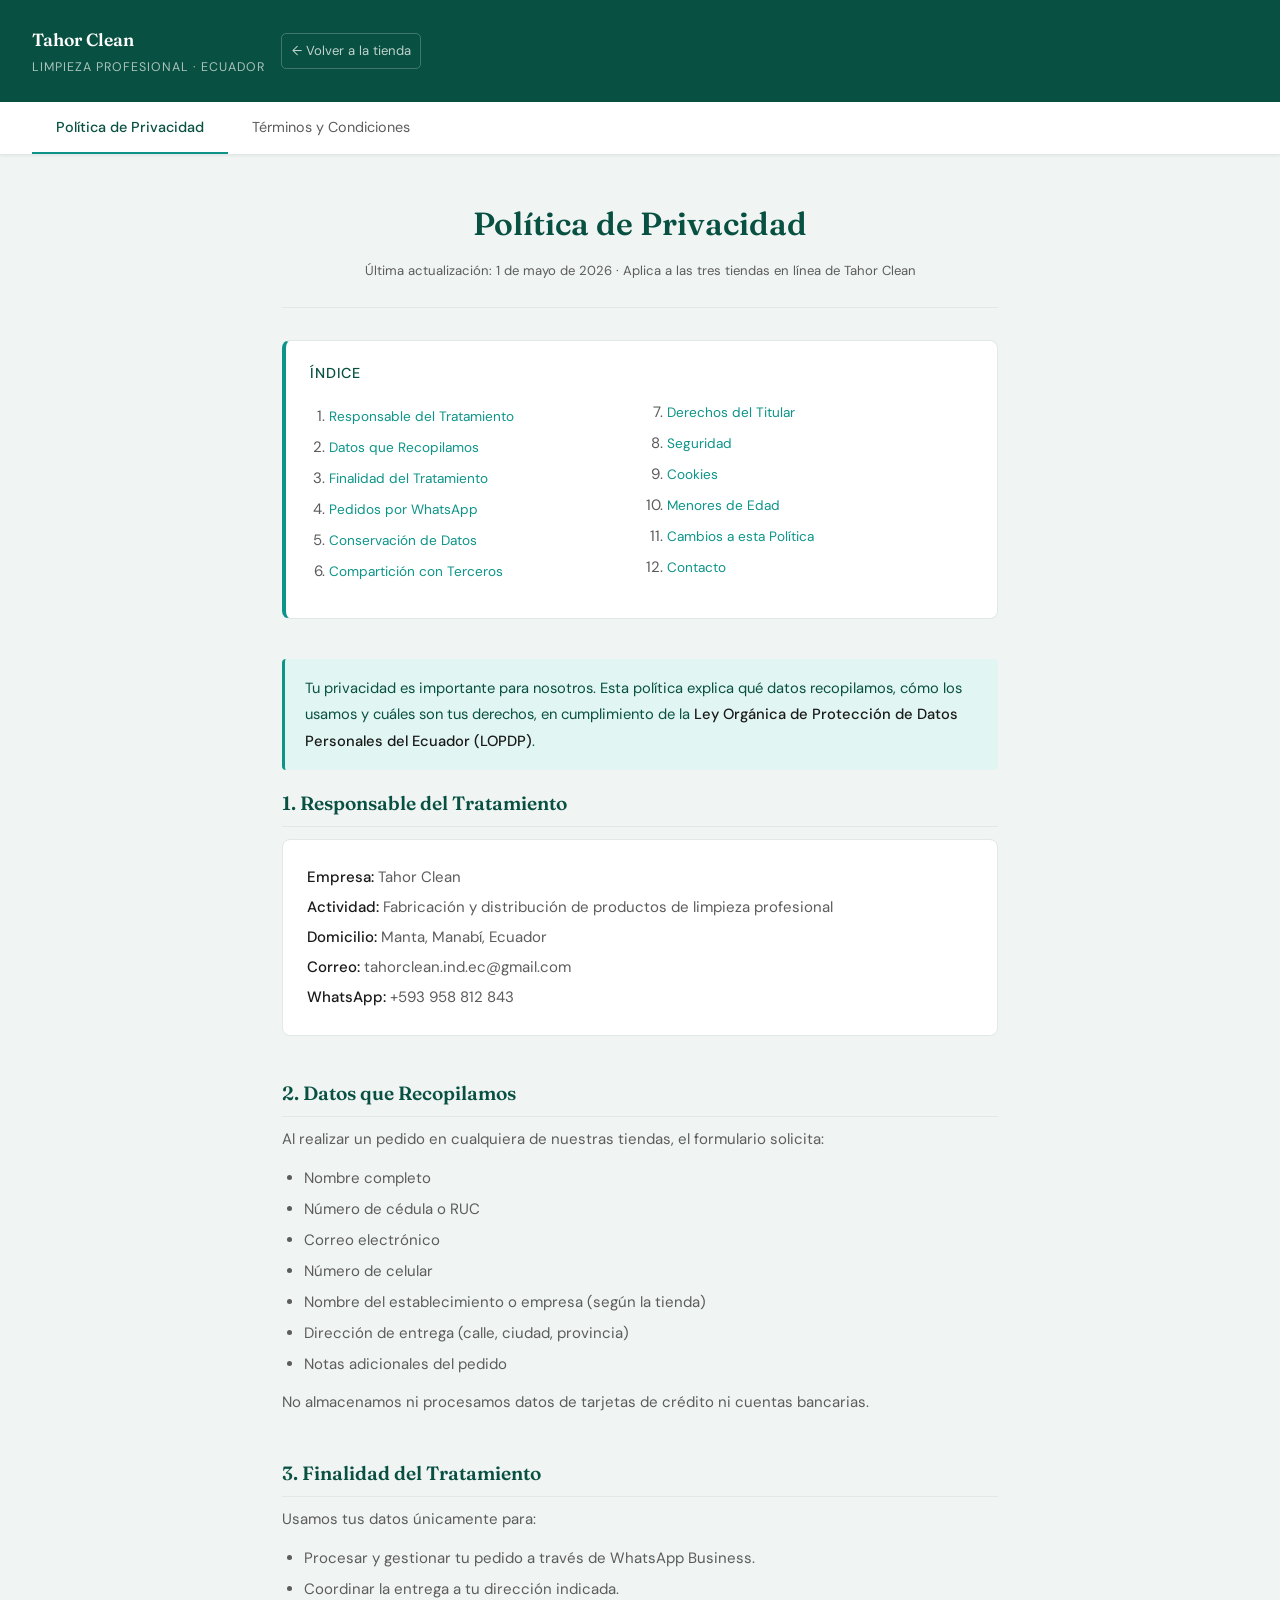
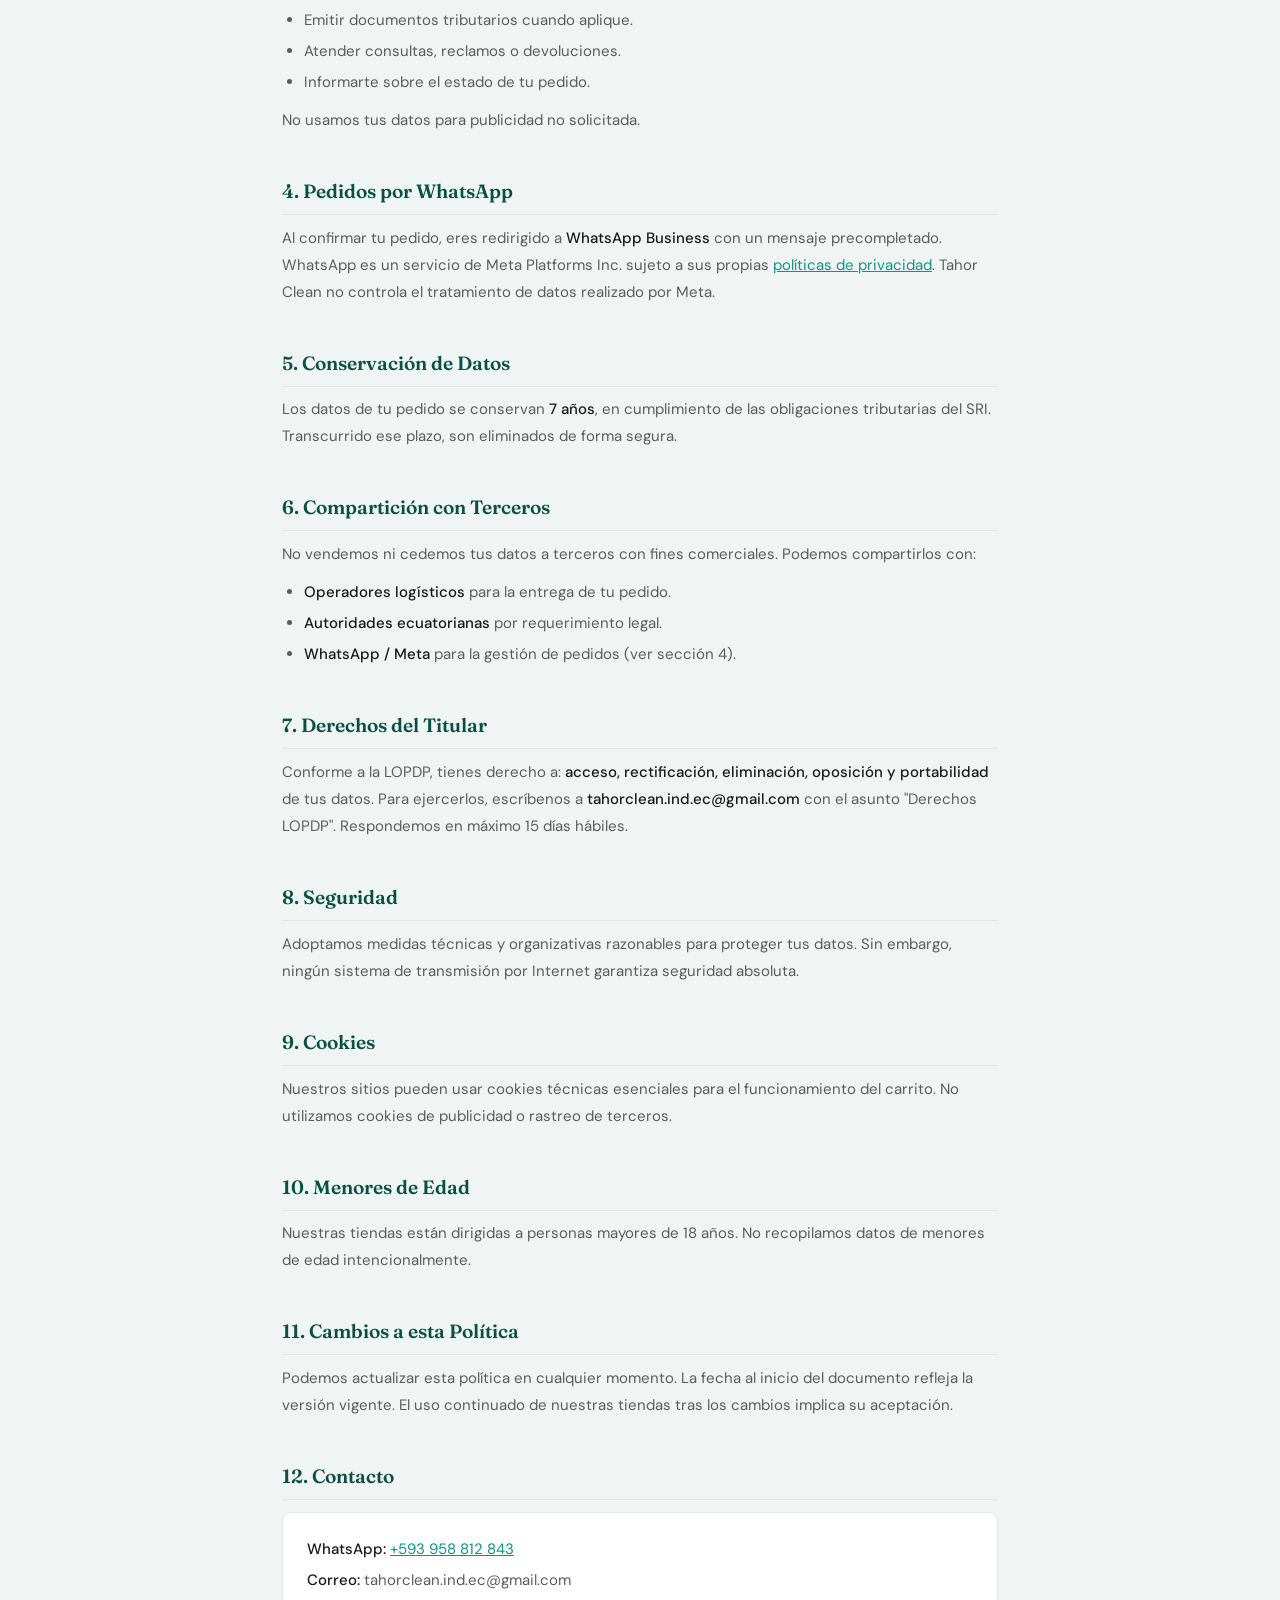
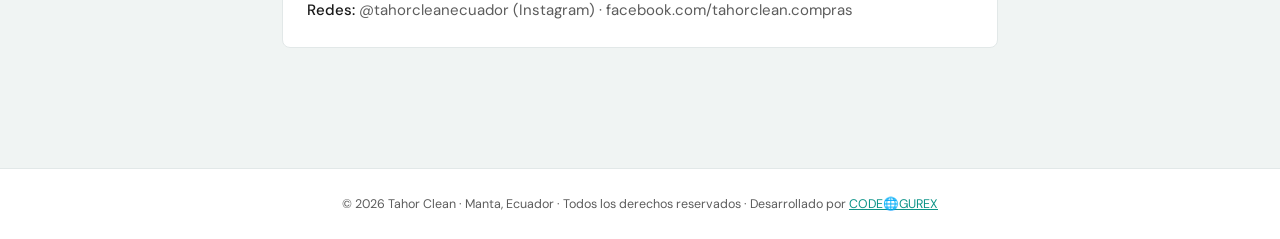
<file: legal-tahor-clean.html>
<!DOCTYPE html>
<html lang="es">
<head>
<meta charset="UTF-8">
<meta name="viewport" content="width=device-width, initial-scale=1.0">
<title>Documentos Legales – Tahor Clean</title>
<link href="https://fonts.googleapis.com/css2?family=Fraunces:ital,wght@0,400;0,600;1,400&family=DM+Sans:wght@300;400;500&display=swap" rel="stylesheet">
<style>
  :root {
    --teal: #0d9488;
    --teal-light: #e1f5f3;
    --teal-dark: #085041;
    --amber: #b45309;
    --amber-light: #fef3c7;
    --text: #1a1a1a;
    --muted: #5c5c5c;
    --border: #e2e8e8;
    --bg: #f0f4f3;
    --white: #ffffff;
  }
  * { margin: 0; padding: 0; box-sizing: border-box; }
  body {
    font-family: 'DM Sans', sans-serif;
    background: var(--bg);
    color: var(--text);
    font-size: 15px;
    line-height: 1.8;
    min-height: 100vh;
    display: flex;
    flex-direction: column;
  }
  header {
    background: var(--teal-dark);
    color: white;
    padding: 1.5rem 2rem;
    display: flex;
    align-items: center;
    gap: 1rem;
  }
  header .brand {
    font-family: 'Fraunces', serif;
    font-size: 1.1rem;
    font-weight: 600;
  }
  header .tagline {
    font-size: 0.78rem;
    opacity: 0.65;
    letter-spacing: 0.08em;
    text-transform: uppercase;
  }
  .tab-nav {
    background: var(--white);
    border-bottom: 1px solid var(--border);
    display: flex;
    padding: 0 2rem;
    gap: 0;
    position: sticky;
    top: 0;
    z-index: 10;
    box-shadow: 0 1px 3px rgba(0,0,0,0.06);
  }
  .tab-btn {
    padding: 1rem 1.5rem;
    border: none;
    background: transparent;
    font-family: 'DM Sans', sans-serif;
    font-size: 0.9rem;
    color: var(--muted);
    cursor: pointer;
    border-bottom: 2px solid transparent;
    transition: all 0.2s;
    white-space: nowrap;
  }
  .tab-btn.active {
    color: var(--teal-dark);
    border-bottom-color: var(--teal);
    font-weight: 500;
  }
  .tab-btn:hover:not(.active) { color: var(--text); }
  .content { flex: 1; }
  .tab-panel { display: none; }
  .tab-panel.active { display: block; }
  .container {
    max-width: 780px;
    margin: 0 auto;
    padding: 2.5rem 2rem 5rem;
  }
  .doc-header {
    text-align: center;
    margin-bottom: 2rem;
    padding-bottom: 1.5rem;
    border-bottom: 1px solid var(--border);
  }
  .doc-header h1 {
    font-family: 'Fraunces', serif;
    font-size: 2rem;
    font-weight: 600;
    color: var(--teal-dark);
  }
  .doc-header .date {
    font-size: 0.82rem;
    color: var(--muted);
    margin-top: 0.4rem;
  }
  .toc {
    background: var(--white);
    border: 1px solid var(--border);
    border-left: 4px solid var(--teal);
    border-radius: 8px;
    padding: 1.25rem 1.5rem;
    margin-bottom: 2.5rem;
  }
  .toc h2 {
    font-size: 0.9rem;
    font-weight: 500;
    color: var(--teal-dark);
    margin-bottom: 0.75rem;
    text-transform: uppercase;
    letter-spacing: 0.06em;
  }
  .toc ol { padding-left: 1.2rem; columns: 2; column-gap: 2rem; }
  @media (max-width: 560px) { .toc ol { columns: 1; } }
  .toc li { margin: 0.25rem 0; break-inside: avoid; }
  .toc a { color: var(--teal); text-decoration: none; font-size: 0.85rem; }
  .toc a:hover { text-decoration: underline; }
  section { margin-bottom: 2.5rem; }
  section h2 {
    font-family: 'Fraunces', serif;
    font-size: 1.2rem;
    font-weight: 600;
    color: var(--teal-dark);
    margin-bottom: 0.6rem;
    padding-bottom: 0.35rem;
    border-bottom: 1px solid var(--border);
  }
  p { color: var(--muted); margin-bottom: 0.7rem; }
  ul, ol { color: var(--muted); padding-left: 1.4rem; margin-bottom: 0.7rem; }
  li { margin-bottom: 0.25rem; }
  .highlight-box {
    background: var(--teal-light);
    border-left: 3px solid var(--teal);
    border-radius: 4px;
    padding: 1rem 1.25rem;
    margin: 1rem 0;
  }
  .highlight-box p { color: var(--teal-dark); margin: 0; font-size: 0.92rem; }
  .warning-box {
    background: var(--amber-light);
    border-left: 3px solid var(--amber);
    border-radius: 4px;
    padding: 1rem 1.25rem;
    margin: 1rem 0;
  }
  .warning-box p { color: #78350f; margin: 0; font-size: 0.92rem; }
  .contact-box {
    background: var(--white);
    border: 1px solid var(--border);
    border-radius: 8px;
    padding: 1.25rem 1.5rem;
    margin-top: 0.75rem;
  }
  .contact-box p { margin: 0.2rem 0; }
  strong { color: var(--text); font-weight: 500; }
  a { color: var(--teal); }
  .flow-steps {
    display: grid;
    grid-template-columns: repeat(auto-fit, minmax(120px, 1fr));
    gap: 10px;
    margin: 1rem 0;
  }
  .flow-step {
    background: var(--white);
    border: 1px solid var(--border);
    border-radius: 8px;
    padding: 0.75rem;
    text-align: center;
  }
  .flow-step .num {
    display: inline-flex;
    align-items: center;
    justify-content: center;
    width: 26px; height: 26px;
    background: var(--teal);
    color: white;
    border-radius: 50%;
    font-size: 0.8rem;
    font-weight: 500;
    margin-bottom: 0.4rem;
  }
  .flow-step p { font-size: 0.78rem; color: var(--muted); margin: 0; line-height: 1.4; }
  footer {
    text-align: center;
    padding: 1.5rem;
    font-size: 0.78rem;
    color: var(--muted);
    border-top: 1px solid var(--border);
    background: var(--white);
  }
  .back-btn {
    display: inline-flex;
    align-items: center;
    gap: 6px;
    color: white;
    font-size: 0.82rem;
    opacity: 0.75;
    text-decoration: none;
    margin-right: auto;
    padding: 0.3rem 0.6rem;
    border: 1px solid rgba(255,255,255,0.3);
    border-radius: 5px;
    transition: opacity 0.2s;
  }
  .back-btn:hover { opacity: 1; }
  .wa-link {
    display: inline-flex;
    align-items: center;
    gap: 6px;
    background: #25d366;
    color: white;
    text-decoration: none;
    padding: 0.4rem 1rem;
    border-radius: 5px;
    font-size: 0.85rem;
    font-weight: 500;
  }
</style>
</head>
<body>

<header>
  <div>
    <div class="brand">Tahor Clean</div>
    <div class="tagline">Limpieza Profesional · Ecuador</div>
  </div>
  <a href="javascript:history.back()" class="back-btn">← Volver a la tienda</a>
</header>

<nav class="tab-nav" role="tablist">
  <button class="tab-btn active" onclick="showTab('privacidad')" role="tab" aria-selected="true">Política de Privacidad</button>
  <button class="tab-btn" onclick="showTab('terminos')" role="tab" aria-selected="false">Términos y Condiciones</button>
</nav>

<div class="content">

  <!-- ===== POLÍTICA DE PRIVACIDAD ===== -->
  <div id="panel-privacidad" class="tab-panel active">
    <div class="container">
      <div class="doc-header">
        <h1>Política de Privacidad</h1>
        <div class="date">Última actualización: 1 de mayo de 2026 · Aplica a las tres tiendas en línea de Tahor Clean</div>
      </div>

      <div class="toc">
        <h2>Índice</h2>
        <ol>
          <li><a href="#p1">Responsable del Tratamiento</a></li>
          <li><a href="#p2">Datos que Recopilamos</a></li>
          <li><a href="#p3">Finalidad del Tratamiento</a></li>
          <li><a href="#p4">Pedidos por WhatsApp</a></li>
          <li><a href="#p5">Conservación de Datos</a></li>
          <li><a href="#p6">Compartición con Terceros</a></li>
          <li><a href="#p7">Derechos del Titular</a></li>
          <li><a href="#p8">Seguridad</a></li>
          <li><a href="#p9">Cookies</a></li>
          <li><a href="#p10">Menores de Edad</a></li>
          <li><a href="#p11">Cambios a esta Política</a></li>
          <li><a href="#p12">Contacto</a></li>
        </ol>
      </div>

      <div class="highlight-box">
        <p>Tu privacidad es importante para nosotros. Esta política explica qué datos recopilamos, cómo los usamos y cuáles son tus derechos, en cumplimiento de la <strong>Ley Orgánica de Protección de Datos Personales del Ecuador (LOPDP)</strong>.</p>
      </div>

      <section id="p1">
        <h2>1. Responsable del Tratamiento</h2>
        <div class="contact-box">
          <p><strong>Empresa:</strong> Tahor Clean</p>
          <p><strong>Actividad:</strong> Fabricación y distribución de productos de limpieza profesional</p>
          <p><strong>Domicilio:</strong> Manta, Manabí, Ecuador</p>
          <p><strong>Correo:</strong> tahorclean.ind.ec@gmail.com</p>
          <p><strong>WhatsApp:</strong> +593 958 812 843</p>
        </div>
      </section>

      <section id="p2">
        <h2>2. Datos que Recopilamos</h2>
        <p>Al realizar un pedido en cualquiera de nuestras tiendas, el formulario solicita:</p>
        <ul>
          <li>Nombre completo</li>
          <li>Número de cédula o RUC</li>
          <li>Correo electrónico</li>
          <li>Número de celular</li>
          <li>Nombre del establecimiento o empresa (según la tienda)</li>
          <li>Dirección de entrega (calle, ciudad, provincia)</li>
          <li>Notas adicionales del pedido</li>
        </ul>
        <p>No almacenamos ni procesamos datos de tarjetas de crédito ni cuentas bancarias.</p>
      </section>

      <section id="p3">
        <h2>3. Finalidad del Tratamiento</h2>
        <p>Usamos tus datos únicamente para:</p>
        <ul>
          <li>Procesar y gestionar tu pedido a través de WhatsApp Business.</li>
          <li>Coordinar la entrega a tu dirección indicada.</li>
          <li>Emitir documentos tributarios cuando aplique.</li>
          <li>Atender consultas, reclamos o devoluciones.</li>
          <li>Informarte sobre el estado de tu pedido.</li>
        </ul>
        <p>No usamos tus datos para publicidad no solicitada.</p>
      </section>

      <section id="p4">
        <h2>4. Pedidos por WhatsApp</h2>
        <p>Al confirmar tu pedido, eres redirigido a <strong>WhatsApp Business</strong> con un mensaje precompletado. WhatsApp es un servicio de Meta Platforms Inc. sujeto a sus propias <a href="https://www.whatsapp.com/legal/privacy-policy" target="_blank">políticas de privacidad</a>. Tahor Clean no controla el tratamiento de datos realizado por Meta.</p>
      </section>

      <section id="p5">
        <h2>5. Conservación de Datos</h2>
        <p>Los datos de tu pedido se conservan <strong>7 años</strong>, en cumplimiento de las obligaciones tributarias del SRI. Transcurrido ese plazo, son eliminados de forma segura.</p>
      </section>

      <section id="p6">
        <h2>6. Compartición con Terceros</h2>
        <p>No vendemos ni cedemos tus datos a terceros con fines comerciales. Podemos compartirlos con:</p>
        <ul>
          <li><strong>Operadores logísticos</strong> para la entrega de tu pedido.</li>
          <li><strong>Autoridades ecuatorianas</strong> por requerimiento legal.</li>
          <li><strong>WhatsApp / Meta</strong> para la gestión de pedidos (ver sección 4).</li>
        </ul>
      </section>

      <section id="p7">
        <h2>7. Derechos del Titular</h2>
        <p>Conforme a la LOPDP, tienes derecho a: <strong>acceso, rectificación, eliminación, oposición y portabilidad</strong> de tus datos. Para ejercerlos, escríbenos a <strong>tahorclean.ind.ec@gmail.com</strong> con el asunto "Derechos LOPDP". Respondemos en máximo 15 días hábiles.</p>
      </section>

      <section id="p8">
        <h2>8. Seguridad</h2>
        <p>Adoptamos medidas técnicas y organizativas razonables para proteger tus datos. Sin embargo, ningún sistema de transmisión por Internet garantiza seguridad absoluta.</p>
      </section>

      <section id="p9">
        <h2>9. Cookies</h2>
        <p>Nuestros sitios pueden usar cookies técnicas esenciales para el funcionamiento del carrito. No utilizamos cookies de publicidad o rastreo de terceros.</p>
      </section>

      <section id="p10">
        <h2>10. Menores de Edad</h2>
        <p>Nuestras tiendas están dirigidas a personas mayores de 18 años. No recopilamos datos de menores de edad intencionalmente.</p>
      </section>

      <section id="p11">
        <h2>11. Cambios a esta Política</h2>
        <p>Podemos actualizar esta política en cualquier momento. La fecha al inicio del documento refleja la versión vigente. El uso continuado de nuestras tiendas tras los cambios implica su aceptación.</p>
      </section>

      <section id="p12">
        <h2>12. Contacto</h2>
        <div class="contact-box">
          <p><strong>WhatsApp:</strong> <a href="https://wa.me/593958812843" target="_blank">+593 958 812 843</a></p>
          <p><strong>Correo:</strong> tahorclean.ind.ec@gmail.com</p>
          <p><strong>Redes:</strong> @tahorcleanecuador (Instagram) · facebook.com/tahorclean.compras</p>
        </div>
      </section>
    </div>
  </div>

  <!-- ===== TÉRMINOS Y CONDICIONES ===== -->
  <div id="panel-terminos" class="tab-panel">
    <div class="container">
      <div class="doc-header">
        <h1>Términos y Condiciones</h1>
        <div class="date">Última actualización: 1 de mayo de 2026 · Aplica a las tres tiendas en línea de Tahor Clean</div>
      </div>

      <div class="toc">
        <h2>Índice</h2>
        <ol>
          <li><a href="#t1">Aceptación</a></li>
          <li><a href="#t2">Identificación de la Empresa</a></li>
          <li><a href="#t3">Nuestras Tiendas</a></li>
          <li><a href="#t4">Proceso de Compra</a></li>
          <li><a href="#t5">Precios y Disponibilidad</a></li>
          <li><a href="#t6">Formas de Pago</a></li>
          <li><a href="#t7">Envío y Entrega</a></li>
          <li><a href="#t8">Devoluciones y Garantías</a></li>
          <li><a href="#t9">Uso Adecuado de Productos</a></li>
          <li><a href="#t10">Limitación de Responsabilidad</a></li>
          <li><a href="#t11">Propiedad Intelectual</a></li>
          <li><a href="#t12">Ley Aplicable</a></li>
          <li><a href="#t13">Contacto</a></li>
        </ol>
      </div>

      <div class="highlight-box">
        <p>Al utilizar cualquiera de nuestras tiendas en línea y realizar un pedido, aceptas estos Términos y Condiciones en su totalidad.</p>
      </div>

      <section id="t1">
        <h2>1. Aceptación</h2>
        <p>El uso de los sitios web de Tahor Clean y la realización de pedidos implica la aceptación plena de estos Términos y Condiciones, que podrán ser modificados en cualquier momento. La versión vigente es siempre la publicada en los sitios web.</p>
      </section>

      <section id="t2">
        <h2>2. Identificación de la Empresa</h2>
        <div class="contact-box">
          <p><strong>Empresa:</strong> Tahor Clean</p>
          <p><strong>Actividad:</strong> Fabricación y distribución de productos de limpieza profesional</p>
          <p><strong>Domicilio:</strong> Manta, Manabí, Ecuador</p>
          <p><strong>WhatsApp:</strong> +593 958 812 843 · <strong>Correo:</strong> tahorclean.ind.ec@gmail.com</p>
        </div>
      </section>

      <section id="t3">
        <h2>3. Nuestras Tiendas en Línea</h2>
        <ul>
          <li><strong>Tahor Clean Restaurantes</strong> — Limpieza para cocinas industriales y restaurantes.</li>
          <li><strong>Tahor Clean Auto Pro</strong> — Línea premium para limpieza y cuidado vehicular.</li>
          <li><strong>Tahor Clean Hospitalaria</strong> — Desinfección de grado hospitalario para clínicas y laboratorios.</li>
        </ul>
        <p>Estos Términos aplican por igual a las tres tiendas.</p>
      </section>

      <section id="t4">
        <h2>4. Proceso de Compra</h2>
        <div class="flow-steps">
          <div class="flow-step"><div class="num">1</div><p>Añades productos al carrito</p></div>
          <div class="flow-step"><div class="num">2</div><p>Completas el formulario con tus datos</p></div>
          <div class="flow-step"><div class="num">3</div><p>Te redirigimos a WhatsApp con el pedido</p></div>
          <div class="flow-step"><div class="num">4</div><p>Nuestro equipo confirma disponibilidad y precio</p></div>
          <div class="flow-step"><div class="num">5</div><p>Realizas el pago y coordinamos la entrega</p></div>
        </div>
        <p>El pedido se confirma solo cuando nuestro equipo lo valida y el cliente realiza el pago acordado.</p>
      </section>

      <section id="t5">
        <h2>5. Precios y Disponibilidad</h2>
        <ul>
          <li>Precios en <strong>dólares estadounidenses (USD)</strong>, incluyen IVA cuando se indique.</li>
          <li>Los precios pueden modificarse sin previo aviso. Los precios vigentes son los comunicados al confirmar el pedido por WhatsApp.</li>
          <li>Envío gratuito en pedidos que superen el monto mínimo de cada tienda ($50 – $60 según la línea).</li>
        </ul>
      </section>

      <section id="t6">
        <h2>6. Formas de Pago</h2>
        <p>El pago se coordina por WhatsApp una vez confirmado el pedido. Métodos disponibles:</p>
        <ul>
          <li>Transferencia o depósito bancario</li>
          <li>Pago contra entrega (sujeto a disponibilidad por zona)</li>
          <li>Otros métodos acordados con el equipo de ventas</li>
        </ul>
        <p>Tahor Clean nunca solicitará datos de tarjetas de crédito por ningún canal.</p>
      </section>

      <section id="t7">
        <h2>7. Envío y Entrega</h2>
        <ul>
          <li><strong>Ciudades principales:</strong> 24 a 48 horas hábiles tras confirmación de pago.</li>
          <li><strong>Zonas remotas:</strong> plazo comunicado al confirmar el pedido.</li>
          <li>Tahor Clean no se responsabiliza por demoras del operador logístico una vez entregado el paquete al transportista.</li>
        </ul>
      </section>

      <section id="t8">
        <h2>8. Devoluciones y Garantías</h2>
        <ul>
          <li><strong>5 días calendario</strong> desde la recepción para notificar defectos, daños o errores de pedido.</li>
          <li>Solicitar por WhatsApp adjuntando fotos del producto y empaque.</li>
          <li>Aceptamos devoluciones por: producto defectuoso, incorrecto o dañado en transporte.</li>
          <li>No se aceptan devoluciones por cambio de opinión o uso incorrecto.</li>
        </ul>
        <div class="warning-box">
          <p>Lee siempre el etiquetado e instrucciones antes de usar nuestros productos. Están formulados para usos específicos; su aplicación inadecuada anula la garantía.</p>
        </div>
      </section>

      <section id="t9">
        <h2>9. Uso Adecuado de Productos</h2>
        <p>El cliente es responsable de leer la ficha técnica, usar los productos según su etiqueta, almacenarlos correctamente y emplear equipos de protección cuando se recomiende. Tahor Clean no se responsabiliza por daños derivados del uso inadecuado.</p>
      </section>

      <section id="t10">
        <h2>10. Limitación de Responsabilidad</h2>
        <p>Tahor Clean no será responsable por: interrupciones del sitio web, errores tipográficos en el catálogo, daños por uso incorrecto de productos, o retrasos causados por factores externos al transportista.</p>
      </section>

      <section id="t11">
        <h2>11. Propiedad Intelectual</h2>
        <p>Todos los contenidos (nombre, logo, textos, imágenes, diseño) son propiedad de Tahor Clean. Queda prohibida su reproducción sin autorización escrita.</p>
      </section>

      <section id="t12">
        <h2>12. Ley Aplicable</h2>
        <p>Estos Términos se rigen por la legislación ecuatoriana: <strong>Ley Orgánica de Defensa del Consumidor</strong>, <strong>Ley de Comercio Electrónico</strong> y <strong>LOPDP</strong>. Controversias se someterán a los tribunales de <strong>Manta, Manabí, Ecuador</strong>.</p>
      </section>

      <section id="t13">
        <h2>13. Contacto</h2>
        <div class="contact-box">
          <p><a class="wa-link" href="https://wa.me/593958812843" target="_blank">Escribir por WhatsApp</a></p>
          <p style="margin-top:0.6rem;"><strong>Correo:</strong> tahorclean.ind.ec@gmail.com</p>
          <p><strong>Instagram:</strong> @tahorcleanecuador · @tahorclean.auto</p>
          <p><strong>Facebook:</strong> facebook.com/tahorclean.compras</p>
        </div>
      </section>
    </div>
  </div>

</div>

<footer>
  © 2026 Tahor Clean · Manta, Ecuador · Todos los derechos reservados ·
  Desarrollado por <a href="https://codegurex.github.io/CODEGUREX/" target="_blank">CODE🌐GUREX</a>
</footer>

<script>
function showTab(name) {
  document.querySelectorAll('.tab-panel').forEach(p => p.classList.remove('active'));
  document.querySelectorAll('.tab-btn').forEach(b => { b.classList.remove('active'); b.setAttribute('aria-selected','false'); });
  document.getElementById('panel-' + name).classList.add('active');
  event.target.classList.add('active');
  event.target.setAttribute('aria-selected','true');
  window.scrollTo({ top: 0, behavior: 'smooth' });
}
const hash = window.location.hash;
if (hash === '#terminos') showTab('terminos');
</script>
</body>
</html>
</file>
